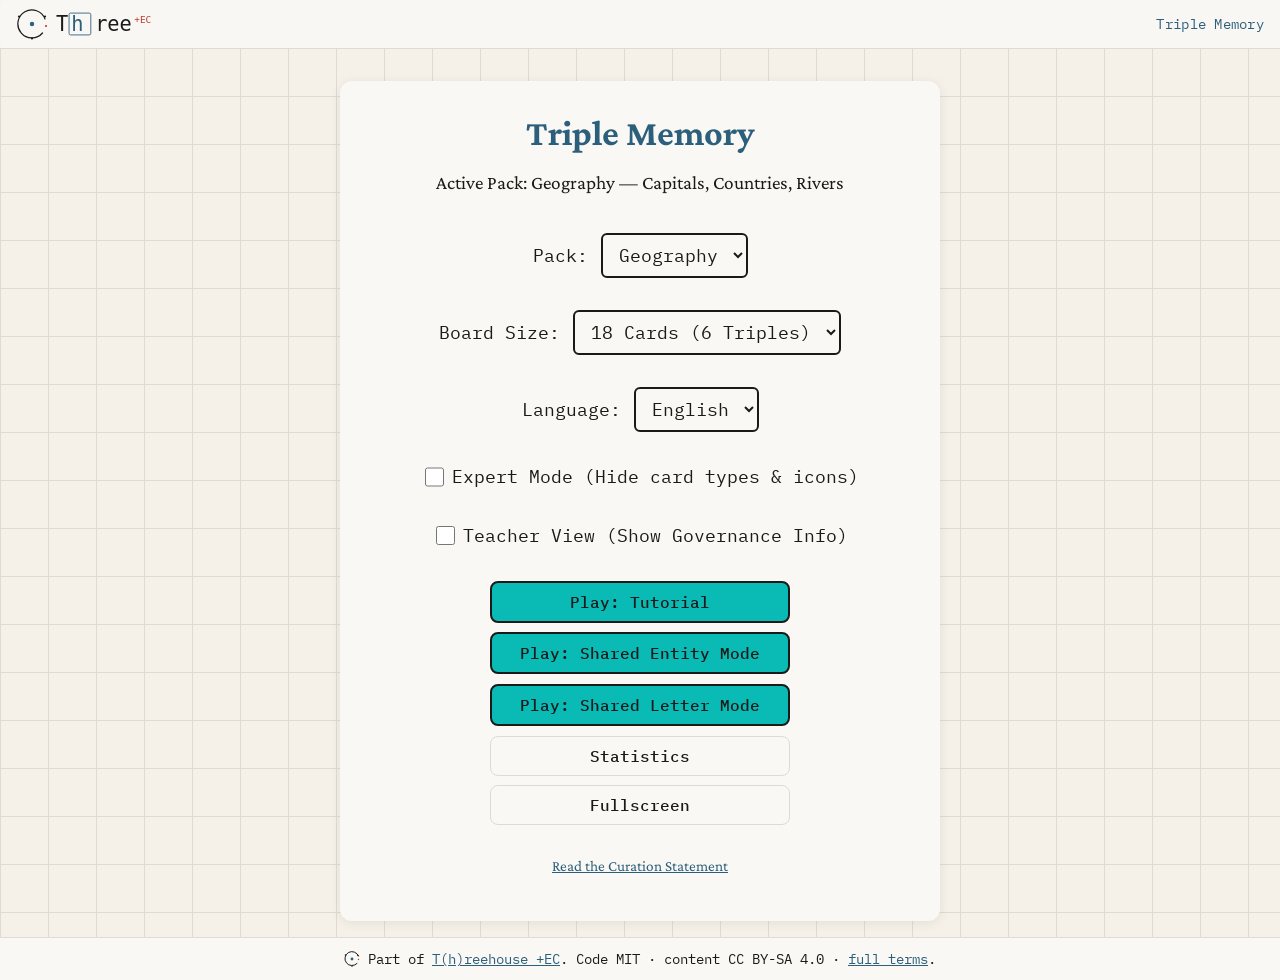
<file: index.html>
<!DOCTYPE html>
<html lang="en">
<head>
    <meta charset="UTF-8">
    <meta name="viewport" content="width=device-width, initial-scale=1.0">
    <meta http-equiv="refresh" content="0; url=./engine/">
    <title>Triple Memory — T(h)reehouse +EC</title>
    <link rel="icon" type="image/svg+xml" href="./assets/cd/emblem-16.svg">
    <script>
        window.location.replace("./engine/");
    </script>
</head>
<body>
    <main>
        <h1>Triple Memory</h1>
        <p>Redirecting to the game...</p>
        <p><a href="./engine/">Open the game</a></p>
    </main>
</body>
</html>
</file>
<file: assets/cd/tokens.css>
/*
 * T(h)reehouse +EC — Design Tokens
 * Source: https://github.com/threehouse-plus-ec/cd-rules/blob/main/tokens.css
 * Licence: MIT
 *
 * Permission is hereby granted, free of charge, to any person obtaining
 * a copy of this software and associated documentation files, to deal
 * in the Software without restriction, including without limitation the
 * rights to use, copy, modify, merge, publish, distribute, sublicense,
 * and/or sell copies of the Software, subject to the following condition:
 *
 * The above copyright notice and this permission notice shall be
 * included in all copies or substantial portions of the Software.
 *
 * THE SOFTWARE IS PROVIDED "AS IS", WITHOUT WARRANTY OF ANY KIND.
 */

@import url('https://fonts.googleapis.com/css2?family=IBM+Plex+Mono:wght@300;400;500;600&family=Crimson+Pro:ital,wght@0,300;0,400;0,600;1,300;1,400&display=swap');

:root {
  /* Primary palette */
  --ink: #1a1a1a;
  --sea: #2c5f7c;
  --signal: #c0392b;

  /* Secondary palette */
  --stone: #6b6b6b;
  --parchment: #f5f0e8;
  --grid: #e0dbd2;
  --warm-white: #faf8f4;

  /* Typography */
  --font-mono: 'IBM Plex Mono', monospace;
  --font-serif: 'Crimson Pro', Georgia, serif;

  /* Layout */
  --measure: 38rem;
  --gutter: 1.5rem;

  /* Accessibility */
  --focus-ring: 2px solid var(--sea);
  --focus-offset: 2px;
  --min-target: 2.75rem;          /* 44px — WCAG 2.5.5 AAA touch target  */
  --min-target-aa: 1.5rem;        /* 24px — WCAG 2.5.8 AA touch target   */
}
</file>
<file: engine/style.css>
/* Triple Memory Engine Styles */

:root {
    --bg-color: var(--parchment);
    --text-color: var(--ink);
    --card-bg: var(--warm-white);
    --card-back-bg: var(--parchment);
    --card-border: var(--ink);
    --primary-color: var(--sea);
    --success-color: var(--sea);
    --focus-color: var(--sea);
    --focus-outline: var(--focus-ring);
    /* Tiffany-style turquoise used for the play surface and primary action
       buttons. Chosen for a bright, recognisable green-blue that reads well
       against warm-white cards and ink text (AAA ink/turquoise ~7:1). */
    --turquoise: #0abab5;
    --turquoise-deep: #0a6e6a;
    --board-felt: var(--turquoise);
    --match-color: var(--sea);
}

body {
    margin: 0;
    font-family: var(--font-serif);
    background-color: var(--bg-color);
    color: var(--text-color);
    display: flex;
    flex-direction: column;
    min-height: 100vh;
    background-image:
        linear-gradient(var(--grid) 1px, transparent 1px),
        linear-gradient(90deg, var(--grid) 1px, transparent 1px);
    background-size: 3rem 3rem;
}

#app {
    width: 100%;
    flex: 1 1 auto;
    display: flex;
    justify-content: center;
    align-items: center;
}

/* CD §12A.6 — skip link is the first focusable element on the page. */
.skip-link {
    position: absolute;
    top: -100%;
    left: 0;
    padding: 0.75rem 1.5rem;
    background: var(--ink);
    color: var(--parchment);
    font-family: var(--font-mono);
    font-size: 0.85rem;
    text-decoration: none;
    z-index: 1000;
}
.skip-link:focus {
    top: 0;
}

/* CD §10 Site header — Level 1 emblem (32px) + B-full wordmark, sticky.
   Visible on every game page so identity and provenance remain attached to the product. */
.site-header {
    position: sticky;
    top: 0;
    z-index: 50;
    display: flex;
    align-items: center;
    gap: 1rem;
    padding: 0.5rem 1rem;
    background: color-mix(in srgb, var(--warm-white) 90%, transparent);
    backdrop-filter: blur(6px);
    -webkit-backdrop-filter: blur(6px);
    border-bottom: 1px solid var(--grid);
}
.site-lockup {
    display: inline-flex;
    align-items: center;
    gap: 0.5rem; /* CD L2: header gap 0.5rem */
    text-decoration: none;
    color: var(--ink);
}
.site-emblem {
    width: 32px;
    height: 32px;
    display: block;
}
.site-wordmark {
    height: 32px;
    width: auto;
    display: block;
}
.site-product {
    margin-left: auto;
    font-family: var(--font-mono);
    font-size: 0.85rem;
    color: var(--sea);
    letter-spacing: 0.02em;
}
.site-lockup:focus-visible {
    outline: var(--focus-outline);
    outline-offset: 2px;
    border-radius: 2px;
}

/* CD §10 Colophon footer — Level 1 emblem + identity + metadata, always in --ink (CF1/CF3). */
.site-colophon {
    display: flex;
    align-items: center;
    justify-content: center;
    gap: 0.5rem;
    padding: 0.75rem 1rem;
    background: var(--warm-white);
    border-top: 1px solid var(--grid);
    font-family: var(--font-mono);
    font-size: 0.85rem;
    color: var(--ink);
}
.site-colophon a {
    color: var(--sea);
    text-decoration: underline;
}
.site-colophon a:focus-visible {
    outline: var(--focus-outline);
    outline-offset: 2px;
}
.colophon-emblem {
    width: 16px;
    height: 16px;
    display: block;
}

@media (max-width: 480px) {
    .site-header { padding: 0.4rem 0.75rem; gap: 0.6rem; }
    .site-wordmark { height: 26px; }
    .site-emblem { width: 26px; height: 26px; }
    .site-product { font-size: 0.75rem; }
    .site-colophon { font-size: 0.75rem; padding: 0.5rem 0.75rem; }
}

.screen {
    width: 100%;
    max-width: 1000px;
    padding: 20px;
    box-sizing: border-box;
    text-align: center;
}

.screen.playing,
.screen.tutorial {
    max-width: none;
    min-height: 100%;
    width: 100%;
    display: flex;
    flex-direction: column;
    justify-content: flex-start;
    padding: clamp(8px, 1.6vmin, 20px);
}

/* Header */
header {
    display: flex;
    justify-content: space-between;
    align-items: center;
    flex-wrap: wrap;
    gap: clamp(0.5rem, 1.4vmin, 1rem);
    margin-bottom: clamp(0.6rem, 1.8vmin, 2rem);
    padding-bottom: clamp(0.5rem, 1.2vmin, 1rem);
    border-bottom: 2px solid var(--card-border);
}

header h2 { margin: 0; font-size: clamp(1.125rem, 2vmin, 1.5rem); }
header h2,
.score {
    font-family: var(--font-mono);
}

.score {
    font-size: clamp(1.125rem, 1.8vmin, 1.25rem);
    font-weight: 500;
    display: inline-flex;
    flex-wrap: wrap;
    gap: 0.25rem 1rem;
    align-items: baseline;
}

.score-item {
    white-space: nowrap;
}

.score-item + .score-item::before {
    content: '·';
    color: var(--stone);
    margin-right: 1rem;
    margin-left: -0.75rem;
}

/* Reference targets (perfect, average) are hints, not player-earned metrics.
   Italic + lighter weight keeps them subordinate without reducing contrast. */
.score-item-ref {
    font-style: italic;
    font-weight: 400;
}

/* "?" info button beside the scoreboard — opens a short explainer modal.
   Sized above the 24px WCAG 2.5.8 AA touch target; uses the main button
   typography system for familiarity. */
.score-info-button {
    display: inline-flex;
    align-items: center;
    justify-content: center;
    width: 1.7em;
    height: 1.7em;
    min-width: 28px;
    min-height: 28px;
    padding: 0;
    font-size: 1rem;
    font-family: var(--font-mono);
    font-weight: 500;
    border-radius: 999px;
    border: 2px solid var(--ink);
    background: var(--warm-white);
    color: var(--ink);
    cursor: pointer;
    line-height: 1;
    margin-left: 0.25rem;
}
.score-info-button:hover {
    background: var(--turquoise);
}
.score-info-button:focus-visible {
    outline: var(--focus-outline);
    outline-offset: 2px;
}

/* Scoring-info overlay — modal explainer. Reuses the match-overlay
   dismiss semantics (Escape / Enter / Space / click-outside / close). */
.scoring-info-overlay {
    position: fixed;
    top: 0; left: 0; right: 0; bottom: 0;
    background: color-mix(in srgb, var(--ink) 70%, transparent);
    display: flex;
    justify-content: center;
    align-items: center;
    z-index: 100;
    padding: 1rem;
}
.scoring-info-content {
    background: var(--warm-white);
    border: 1px solid var(--grid);
    border-radius: 12px;
    padding: 1.5rem 2rem;
    max-width: 560px;
    width: 100%;
    max-height: 85vh;
    overflow-y: auto;
    color: var(--ink);
    box-shadow: 0 10px 25px color-mix(in srgb, var(--ink) 25%, transparent);
}
.scoring-info-content h2 {
    margin-top: 0;
    font-family: var(--font-serif);
    color: var(--primary-color);
}
.scoring-info-content p {
    font-size: 1.05rem;
    line-height: 1.55;
    margin: 0.75rem 0;
}
.scoring-info-content ul {
    padding-left: 1.25rem;
    margin: 0.75rem 0;
}
.scoring-info-content li {
    font-size: 1rem;
    line-height: 1.5;
    margin: 0.5rem 0;
}
.scoring-info-content strong {
    color: var(--ink);
}
.scoring-info-caveat {
    background: color-mix(in srgb, var(--signal) 8%, transparent);
    border-left: 3px solid var(--signal);
    padding: 0.75rem 1rem;
    margin: 1rem 0 0.5rem;
    border-radius: 0 6px 6px 0;
}

.scoring-info-actions {
    display: flex;
    justify-content: flex-end;
    margin-top: 1rem;
}
.scoring-info-content:focus-visible {
    outline: var(--focus-outline);
    outline-offset: -4px;
}
@media (max-width: 480px) {
    .scoring-info-content { padding: 1rem 1.25rem; }
    .scoring-info-content p, .scoring-info-content li { font-size: 0.95rem; }
}

@media (max-width: 480px) {
    .score { font-size: 0.875rem; gap: 0.15rem 0.6rem; }
    .score-item + .score-item::before { margin-right: 0.6rem; margin-left: -0.45rem; }
}

.mode-note {
    margin: 0.25rem 0 0;
    color: var(--ink);
    font-family: var(--font-mono);
    font-size: clamp(1.125rem, 1.45vmin, 1.25rem);
}

.complete-banner {
    margin: 0;
    color: var(--primary-color);
    font-family: var(--font-serif);
    font-size: clamp(1.25rem, 2.2vmin, 1.7rem);
}

.complete-actions {
    display: flex;
    flex-wrap: wrap;
    gap: 0.5rem;
}

/* Legend — shows the mapping from icon to card type once,
   so cards can drop the type label and just show icon + name. */
.legend {
    display: flex;
    flex-wrap: wrap;
    justify-content: center;
    gap: clamp(0.75rem, 2vmin, 2rem);
    margin: 0 auto clamp(0.5rem, 1.5vmin, 1rem);
    padding: clamp(0.5rem, 1.2vmin, 0.75rem) clamp(0.75rem, 2vmin, 1.25rem);
    background: var(--card-bg);
    border-radius: 999px;
    box-shadow: 0 1px 4px color-mix(in srgb, var(--ink) 10%, transparent);
    font-family: var(--font-mono);
    font-size: clamp(0.95rem, 1.6vmin, 1.05rem);
}

.legend-item {
    display: inline-flex;
    align-items: center;
    gap: 0.5rem;
    color: var(--ink);
}

.legend-icon {
    width: 1.4em;
    height: 1.4em;
    color: var(--sea);
    display: inline-flex;
    align-items: center;
    justify-content: center;
}

.legend-icon svg {
    width: 100%;
    height: 100%;
    display: block;
}

@media (max-width: 480px) {
    .legend { font-size: 0.875rem; }
}

/* Board Grid */
.board {
    display: grid;
    grid-template-columns: repeat(var(--card-columns, 3), var(--card-width, 160px));
    justify-content: center;
    align-content: center;
    gap: var(--board-gap, 15px);
    width: fit-content;
    max-width: 100%;
    margin: 0 auto;
    padding: clamp(0.75rem, 2vmin, 1.5rem);
    background-color: var(--board-felt);
    border-radius: 14px;
    box-shadow: inset 0 1px 3px color-mix(in srgb, var(--ink) 25%, transparent);
    perspective: 1000px; /* Essential for 3D flip effect */
}

.playing .board,
.tutorial .board {
    flex: 1 1 auto;
}

/* Cards */
.card {
    display: block;
    width: var(--card-width, 160px);
    aspect-ratio: 1 / 1;
    cursor: pointer;
    position: relative;
    background: transparent;
    border: none;
    padding: 0;
    font: inherit;
    text-align: inherit;
    appearance: none;
    transition: transform 0.25s cubic-bezier(0.4, 0.2, 0.2, 1);
}

.card:focus-visible {
    outline: var(--focus-outline);
    border-radius: var(--card-radius, 8px);
}

/* Active-pick cue: cards revealed during the current attempt (but not yet
   matched) lift forward. Tutorial step 2/3 uses .selected for the same cue. */
.screen.playing .card.revealed:not(.matched),
.screen.tutorial .card.selected {
    transform: translateY(-6px) scale(1.04);
    z-index: 2;
}

.card-inner {
    position: relative;
    width: 100%;
    height: 100%;
    text-align: center;
    transition: transform 0.6s cubic-bezier(0.4, 0.2, 0.2, 1);
    transform-style: preserve-3d;
    border-radius: var(--card-radius, 8px);
    box-shadow: 0 2px 8px color-mix(in srgb, var(--ink) 8%, transparent);
}

/* Flip the inner container when revealed or matched */
.card.revealed .card-inner,
.card.matched .card-inner {
    transform: rotateY(180deg);
}

.card-front, .card-back {
    position: absolute;
    width: 100%;
    height: 100%;
    backface-visibility: hidden;
    border-radius: var(--card-radius, 8px);
    display: flex;
    flex-direction: column;
    justify-content: center;
    align-items: center;
    padding: var(--card-padding, 10px);
    box-sizing: border-box;
}

.card-back {
    background-color: var(--card-back-bg);
    color: var(--ink);
    font-size: var(--card-back-size, 3rem);
    font-weight: bold;
    border: 2px solid var(--ink);
}

.card-back-emblem {
    width: var(--card-icon-size, 40px);
    height: var(--card-icon-size, 40px);
    display: block;
}

.card-front {
    background-color: var(--card-bg);
    transform: rotateY(180deg); /* Start the front flipped 180deg so it aligns after rotation */
    border: 3px solid var(--card-border);
}

.card.matched .card-front {
    border-color: var(--match-color);
    background-color: color-mix(in srgb, var(--match-color) 10%, var(--card-bg));
    box-shadow: 0 0 0 3px color-mix(in srgb, var(--match-color) 35%, transparent);
    opacity: 1;
}

.card.matched .card-icon,
.card.matched .card-label {
    color: var(--match-color);
}

.card.selected .card-front {
    border-color: var(--focus-color);
    background-color: var(--warm-white);
    box-shadow: 0 0 0 3px color-mix(in srgb, var(--sea) 25%, transparent);
}

.card-icon {
    width: var(--card-icon-size, 40px);
    height: var(--card-icon-size, 40px);
    margin-bottom: var(--card-inner-gap, 8px);
    color: var(--primary-color);
    transition: color 0.3s ease;
}

.card-icon svg {
    width: 100%;
    height: 100%;
    display: block;
}

.card.matched .card-icon {
    color: var(--success-color);
}

.card-type {
    font-size: var(--card-type-size, 18px);
    line-height: 1.05;
    color: var(--sea);
    font-family: var(--font-mono);
    margin-bottom: var(--card-inner-gap, 0.5rem);
    font-weight: 500;
}

.card-label {
    font-family: var(--font-serif);
    font-size: var(--card-label-size, 20px);
    line-height: 1.08;
    font-weight: bold;
    overflow-wrap: anywhere;
    hyphens: auto;
}

.card-diagram {
    flex: 1 1 auto;
    width: 100%;
    min-height: 0;
    display: flex;
    align-items: center;
    justify-content: center;
    color: var(--primary-color);
    transition: color 0.3s ease;
}

.card-diagram svg {
    width: 100%;
    height: 100%;
    max-width: 100%;
    max-height: 100%;
    display: block;
}

.card.matched .card-diagram {
    color: var(--success-color);
}

/* Accessibility - Reduced Motion */
@media (prefers-reduced-motion: reduce) {
    .card { transition: none; }
    .card-inner { transition: none; }
    .match-overlay { animation: none; }
    .screen.playing .card.revealed:not(.matched),
    .screen.tutorial .card.selected {
        transform: none;
        outline: 3px solid var(--focus-color);
        outline-offset: 2px;
    }
}

/* Small-viewport text relaxation: the §18 18px gameplay-text floor
   applies at desktop/tablet default zoom. On phones (< 480px) cards
   and chrome become too cramped at 18px, so gameplay text is allowed
   to drop to 14px here. Card text floors are handled in scaleBoard(). */
@media (max-width: 480px) {
    header h2,
    .score,
    .mode-note,
    .tutorial-instructions p,
    .fact-text,
    .variant-text,
    .dismiss-hint {
        font-size: 0.875rem;
    }
}

/* Post-Match Overlay (Engine §16) */
.match-overlay {
    position: fixed;
    top: 0; left: 0; right: 0; bottom: 0;
    background: color-mix(in srgb, var(--ink) 85%, transparent);
    display: flex;
    justify-content: center;
    align-items: center;
    z-index: 100;
    animation: fadeIn 0.3s ease;
    cursor: pointer;
}

.match-overlay-content {
    background: var(--bg-color);
    padding: 2rem;
    border-radius: 12px;
    max-width: 500px;
    width: 90%;
    box-shadow: 0 10px 25px color-mix(in srgb, var(--ink) 25%, transparent);
    text-align: left;
}

.match-overlay-content h2 {
    margin-top: 0;
    text-align: center;
    color: var(--success-color);
}

.match-facts {
    display: flex;
    flex-direction: column;
    gap: 1rem;
    margin: 1.5rem 0;
}

.match-fact-item {
    display: flex;
    align-items: center;
    gap: 1rem;
    background: var(--warm-white);
    padding: 1rem;
    border-radius: 8px;
    border-left: 4px solid var(--primary-color);
}

.match-fact-icon {
    width: 32px;
    height: 32px;
    color: var(--primary-color);
    flex-shrink: 0;
}

.match-fact-icon svg {
    width: 100%;
    height: 100%;
    display: block;
}

.match-fact-details strong {
    display: block;
    font-size: 1.1rem;
    color: var(--text-color);
}

.local-label {
    font-weight: normal;
    color: var(--ink);
    font-size: 0.95rem;
}

.variant-text {
    margin: 0.25rem 0 0 0;
    font-size: 1.125rem;
    color: var(--ink);
}

.fact-text {
    margin: 0.25rem 0 0 0;
    font-size: 1.125rem;
    color: var(--ink);
}

.native-text {
    margin: 0.25rem 0 0 0;
    font-size: 1.35rem;
    color: var(--ink);
    font-family: var(--font-serif);
    line-height: 1.3;
    unicode-bidi: plaintext;
}

.dismiss-hint {
    text-align: center;
    color: var(--ink);
    font-size: 1.125rem;
    margin-bottom: 0;
}

@keyframes fadeIn {
    from { opacity: 0; }
    to { opacity: 1; }
}

/* Tutorial Elements */
.tutorial-instructions {
    background: var(--card-bg);
    padding: clamp(0.9rem, 2vmin, 1.5rem) clamp(1rem, 3vmin, 2rem);
    border-radius: 8px;
    margin-bottom: clamp(0.75rem, 1.8vmin, 2rem);
    box-shadow: 0 2px 8px color-mix(in srgb, var(--ink) 8%, transparent);
    border-left: 4px solid var(--primary-color);
}

.tutorial-instructions p {
    font-size: clamp(1.125rem, 1.8vmin, 1.25rem);
    line-height: 1.5;
    margin-top: 0;
}

.tutorial-msg {
    color: var(--signal);
    font-weight: bold;
    min-height: 1.5rem;
    margin-bottom: 0;
}

/* Global Buttons — primary action colour is the Tiffany-style turquoise. */
button:not(.card) {
    background-color: var(--turquoise);
    color: var(--ink);
    border: 2px solid var(--ink);
    padding: 9px 18px;
    font-size: 1rem;
    border-radius: 8px;
    cursor: pointer;
    transition: background-color 0.2s, color 0.2s, transform 0.1s, box-shadow 0.2s;
    font-family: var(--font-mono);
    font-weight: 500;
    box-shadow: none;
}
@media (max-width: 480px) {
    button:not(.card) {
        padding: 7px 14px;
        font-size: 0.95rem;
    }
}
button:not(.card):hover {
    background-color: var(--turquoise-deep);
    color: var(--warm-white);
}
@media (prefers-reduced-motion: no-preference) {
    button:not(.card):hover {
        transform: translateY(-2px);
    }
    button:not(.card):active {
        transform: translateY(0);
    }
}
button:not(.card):focus-visible {
    outline: var(--focus-outline);
    outline-offset: 2px;
}

/* Header Secondary Buttons — subordinate quit/skip actions stay on ink
   so the primary turquoise reads as "go", not "leave". */
header button:not(.card) {
    background-color: var(--ink);
    color: var(--warm-white);
    border-color: var(--ink);
    padding: 6px 12px;
    font-size: 0.95rem;
}
@media (max-width: 480px) {
    header button:not(.card) {
        padding: 5px 10px;
        font-size: 0.85rem;
    }
}
header button:not(.card):hover {
    background-color: var(--turquoise-deep);
    color: var(--warm-white);
    border-color: var(--turquoise-deep);
}

/* Menu, End, and Loading Screens */
.menu, .end, .loading {
    background: var(--card-bg);
    padding: 2rem 1.5rem;
    border-radius: 12px;
    box-shadow: 0 2px 12px color-mix(in srgb, var(--ink) 8%, transparent);
    max-width: 600px;
    margin: 1rem auto;
}

@media (max-width: 480px) {
    .menu, .end, .loading {
        padding: 1.25rem 1rem;
        margin: 0.5rem auto;
        border-radius: 8px;
    }
}

.menu h1, .end h1, .loading h1 {
    font-family: var(--font-serif);
    font-size: 2.25rem;
    color: var(--primary-color);
    margin-top: 0;
    margin-bottom: 0.5rem;
}

@media (max-width: 480px) {
    .menu h1, .end h1, .loading h1 {
        font-size: 1.75rem;
    }
}

.subtitle {
    font-size: 1.2rem;
    color: var(--ink);
    margin-bottom: 2.5rem;
}

.menu-settings {
    margin-bottom: 2rem;
    font-size: 1.1rem;
    color: var(--text-color);
}

.menu-settings label {
    font-family: var(--font-mono);
}

.language-note {
    max-width: 420px;
    margin: 0.75rem auto 0;
    color: var(--ink);
    font-family: var(--font-mono);
    font-size: 0.95rem;
    line-height: 1.4;
}

.menu-settings select {
    font-size: 1.1rem;
    padding: 8px 12px;
    margin-left: 10px;
    border-radius: 6px;
    border: 2px solid var(--card-border);
    font-family: var(--font-mono);
    background-color: var(--warm-white);
    color: var(--text-color);
    cursor: pointer;
}

.menu-settings select:focus-visible {
    outline: var(--focus-outline);
}

.checkbox-setting label {
    display: inline-flex;
    align-items: center;
    cursor: pointer;
}

.checkbox-setting input[type="checkbox"] {
    width: 1.2rem;
    height: 1.2rem;
    margin-right: 0.5rem;
    cursor: pointer;
}

/* Teacher View Panel */
.teacher-view-panel {
    background: var(--warm-white);
    border: 1px solid var(--card-border);
    border-radius: 8px;
    padding: 1.5rem;
    margin-bottom: 2rem;
    text-align: left;
    font-size: 0.95rem;
}
.teacher-view-panel h3 {
    margin-top: 0;
    color: var(--primary-color);
    font-size: 1.2rem;
}
.governance-table-container {
    max-height: 250px;
    overflow-y: auto;
    margin-top: 1rem;
    border: 1px solid var(--card-border);
    border-radius: 4px;
}
.governance-table {
    width: 100%;
    border-collapse: collapse;
}
.governance-table th, .governance-table td {
    padding: 8px 12px;
    border-bottom: 1px solid var(--card-border);
    text-align: left;
}
.governance-table th {
    background: transparent;
    color: var(--ink);
    position: sticky;
    top: 0;
}
.governance-table code {
    background: var(--parchment);
    padding: 2px 6px;
    border-radius: 4px;
    font-size: 0.85em;
}

.menu-actions {
    display: flex;
    flex-direction: column;
    gap: 0.6rem;
    max-width: 300px;
    margin: 0 auto;
}

@media (max-width: 480px) {
    .menu-actions {
        gap: 0.45rem;
        max-width: 280px;
    }
}

.menu-footer {
    margin-top: 2rem;
    font-size: 0.95rem;
    color: var(--ink);
}

.menu-footer a {
    color: var(--primary-color);
}

.menu-footer a:focus-visible {
    outline: var(--focus-outline);
    outline-offset: 2px;
    border-radius: 4px;
}

.menu-actions .menu-secondary {
    background: transparent;
    color: var(--ink);
    border: 1px solid var(--grid);
}

.screen.stats {
    text-align: left;
    max-width: 720px;
    margin: 0 auto;
    padding: 20px;
}

.screen.stats h1 {
    text-align: center;
    margin-top: 0;
}

.stats-privacy {
    text-align: center;
    font-size: 0.9rem;
    color: var(--ink);
    opacity: 0.75;
    margin-bottom: 1.25rem;
}

.stats-filters {
    display: flex;
    flex-wrap: wrap;
    gap: 1rem;
    justify-content: center;
    margin-bottom: 1.25rem;
}

.stats-filters label {
    display: flex;
    align-items: center;
    gap: 0.4rem;
    font-size: 0.95rem;
}

.stats-filters select {
    padding: 0.3rem 0.5rem;
    border: 1px solid var(--grid);
    border-radius: 4px;
    background: var(--bg-color);
}

.stats-summary {
    display: flex;
    flex-wrap: wrap;
    gap: 0.5rem 1.5rem;
    justify-content: center;
    padding: 0.75rem 1rem;
    background: color-mix(in srgb, var(--signal) 6%, transparent);
    border-left: 3px solid var(--signal);
    margin-bottom: 1.5rem;
    font-size: 0.95rem;
}

.stats-empty {
    text-align: center;
    padding: 2rem 1rem;
    color: var(--ink);
    opacity: 0.75;
}

.stats-hist {
    margin-bottom: 1.5rem;
}

.stats-hist h3 {
    margin-bottom: 0.5rem;
    font-size: 1rem;
}

.stats-hist-row {
    display: grid;
    grid-template-columns: 5.5rem 1fr 2.5rem;
    align-items: center;
    gap: 0.5rem;
    padding: 2px 0;
    font-size: 0.85rem;
}

.stats-hist-label {
    text-align: right;
    color: var(--ink);
    opacity: 0.85;
    font-variant-numeric: tabular-nums;
}

.stats-hist-bar-wrap {
    display: block;
    height: 12px;
    background: color-mix(in srgb, var(--grid) 40%, transparent);
    border-radius: 2px;
    overflow: hidden;
}

.stats-hist-bar {
    display: block;
    height: 100%;
    background: var(--signal);
    min-width: 1px;
}

.stats-hist-count {
    text-align: right;
    font-variant-numeric: tabular-nums;
}

.stats-actions {
    flex-direction: row;
    justify-content: center;
    flex-wrap: wrap;
    max-width: none;
}

.stats-clear {
    background: transparent;
    color: var(--signal);
    border: 1px solid color-mix(in srgb, var(--signal) 60%, transparent);
}
</file>
